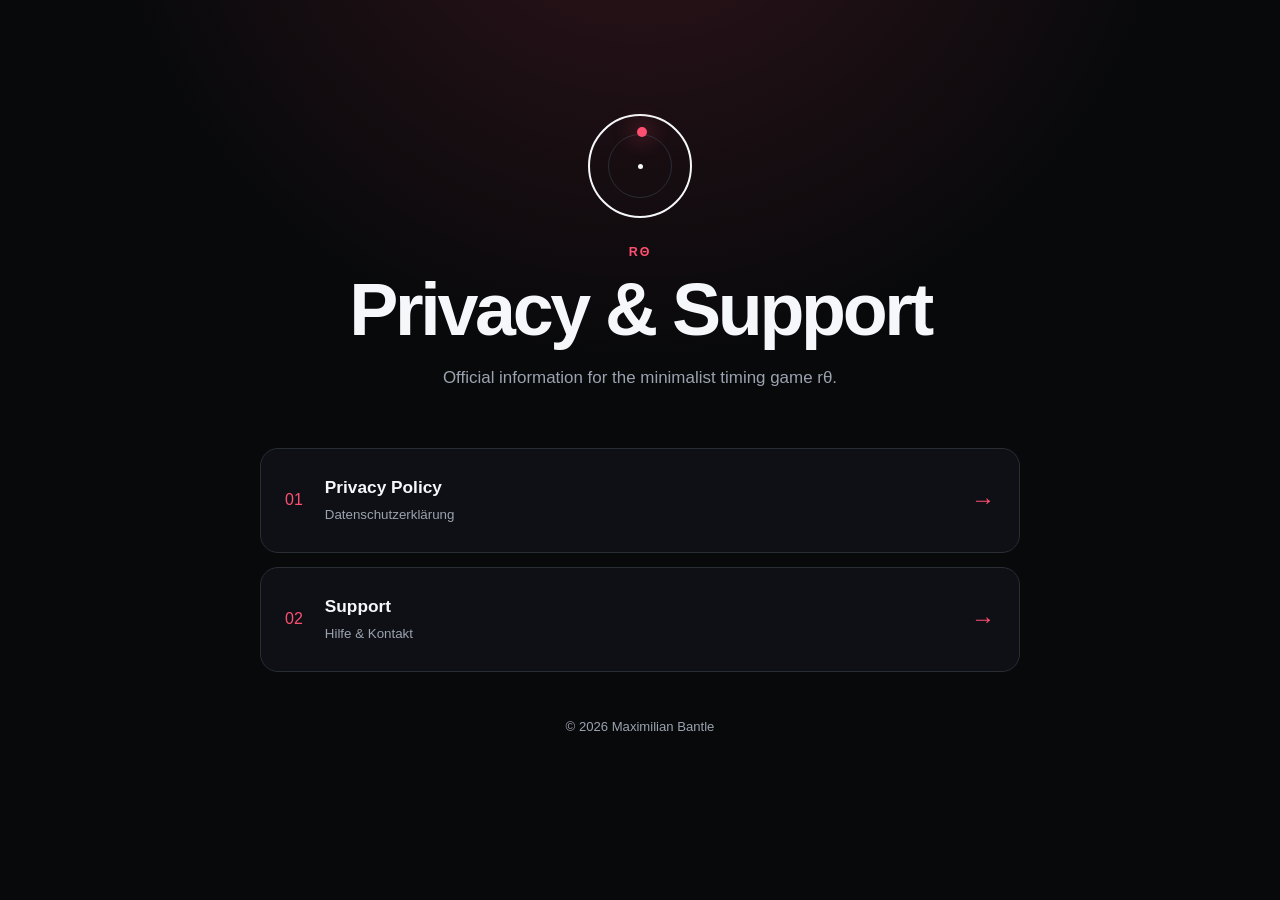
<file: index.html>
<!doctype html>
<html lang="en">
<head>
  <meta charset="utf-8">
  <meta name="viewport" content="width=device-width, initial-scale=1">
  <meta name="description" content="Official privacy and support information for rθ.">
  <title>rθ — Privacy & Support</title>
  <link rel="stylesheet" href="assets/styles.css">
</head>
<body>
  <main class="shell">
    <header class="hero">
      <div class="mark" aria-hidden="true"><span></span></div>
      <p class="eyebrow">rθ</p>
      <h1>Privacy &amp; Support</h1>
      <p class="intro">Official information for the minimalist timing game rθ.</p>
    </header>

    <nav class="cards" aria-label="Information pages">
      <a class="card" href="privacy/">
        <span class="card-index">01</span>
        <span>
          <strong>Privacy Policy</strong>
          <small>Datenschutzerklärung</small>
        </span>
        <span class="arrow" aria-hidden="true">→</span>
      </a>
      <a class="card" href="support/">
        <span class="card-index">02</span>
        <span>
          <strong>Support</strong>
          <small>Hilfe &amp; Kontakt</small>
        </span>
        <span class="arrow" aria-hidden="true">→</span>
      </a>
    </nav>

    <footer>© 2026 Maximilian Bantle</footer>
  </main>
</body>
</html>
</file>
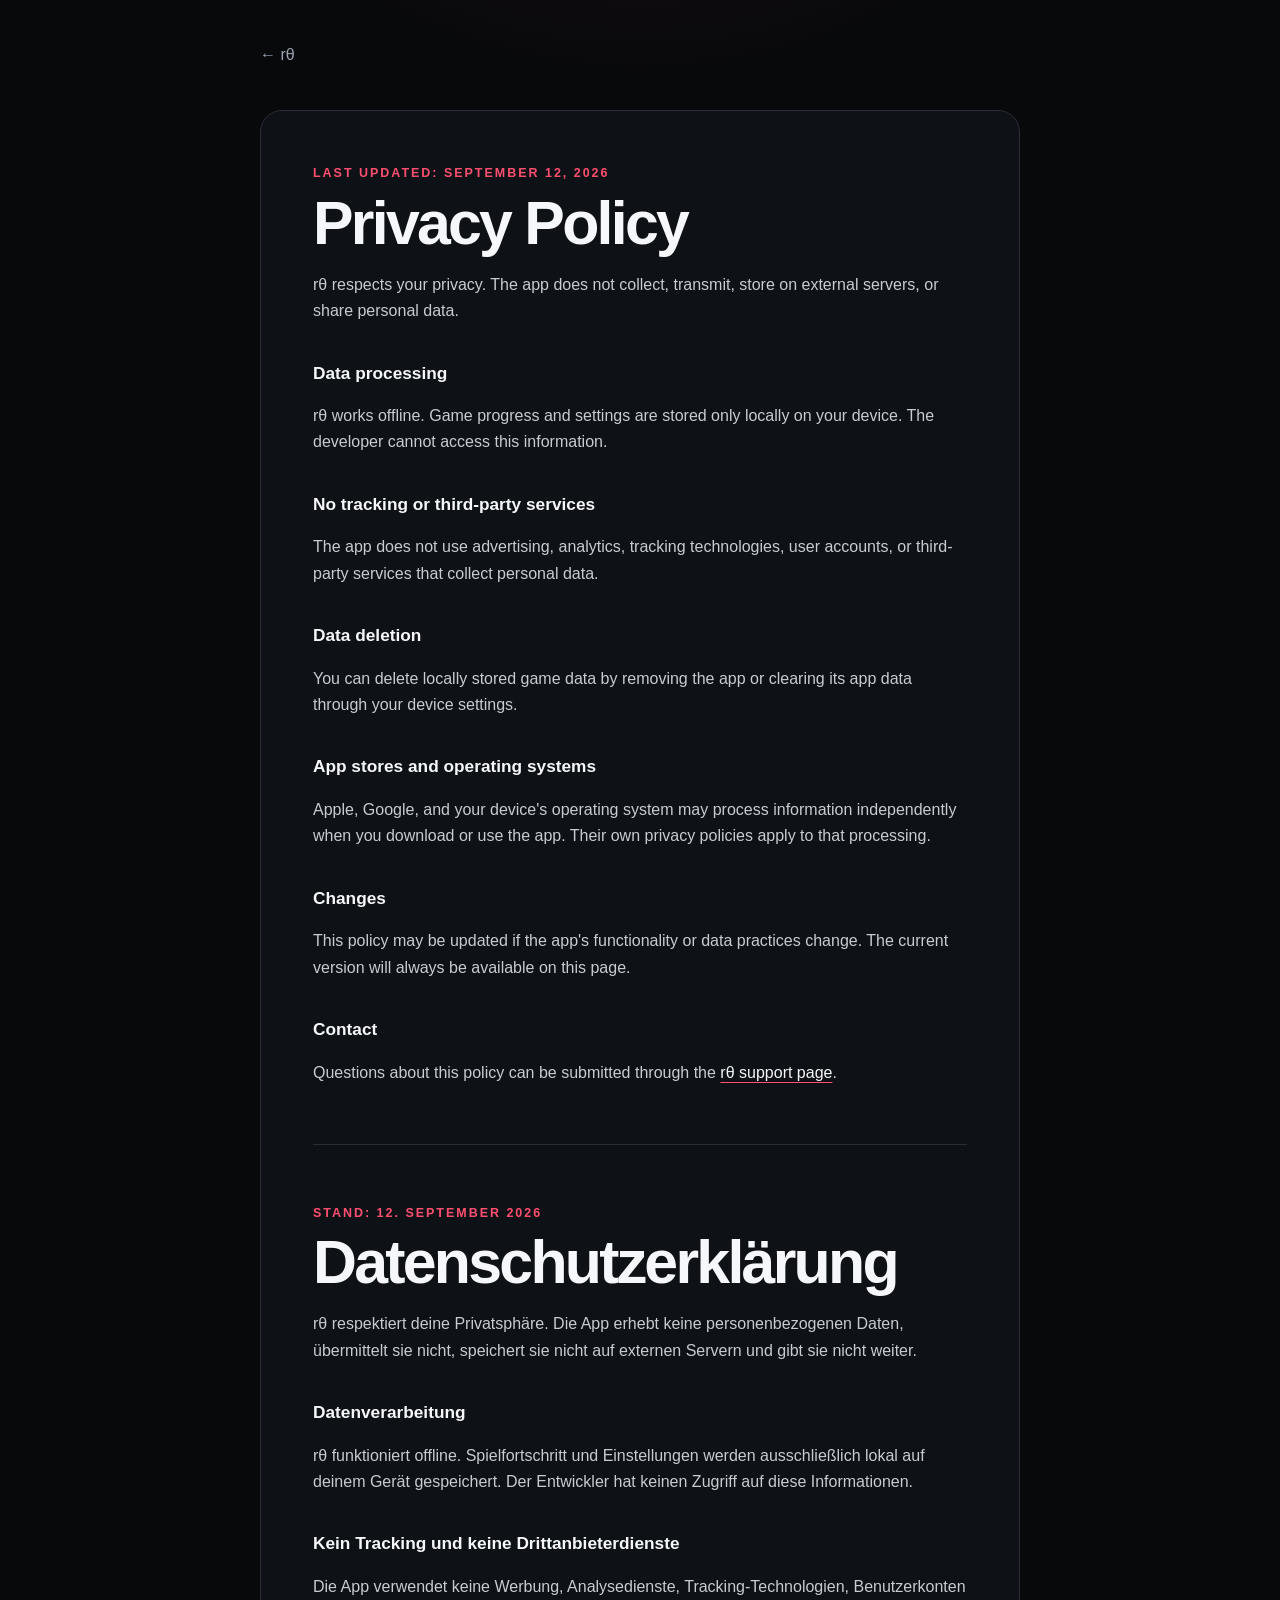
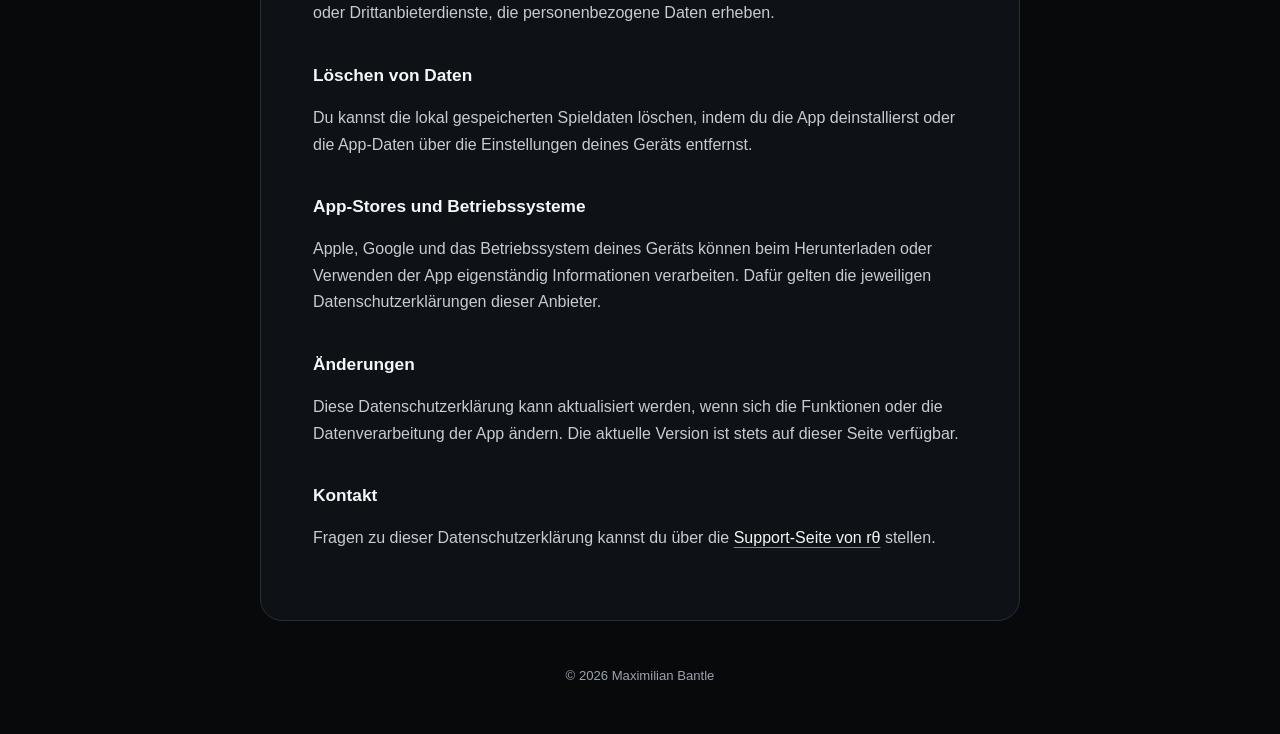
<file: privacy/index.html>
<!doctype html>
<html lang="en">
<head>
  <meta charset="utf-8">
  <meta name="viewport" content="width=device-width, initial-scale=1">
  <meta name="description" content="Privacy Policy for the mobile game rθ.">
  <title>Privacy Policy — rθ</title>
  <link rel="stylesheet" href="../assets/styles.css">
</head>
<body>
  <main class="shell document">
    <a class="back" href="../">← rθ</a>
    <article>
      <p class="eyebrow">Last updated: September 12, 2026</p>
      <h1>Privacy Policy</h1>

      <p>rθ respects your privacy. The app does not collect, transmit, store on external servers, or share personal data.</p>

      <h2>Data processing</h2>
      <p>rθ works offline. Game progress and settings are stored only locally on your device. The developer cannot access this information.</p>

      <h2>No tracking or third-party services</h2>
      <p>The app does not use advertising, analytics, tracking technologies, user accounts, or third-party services that collect personal data.</p>

      <h2>Data deletion</h2>
      <p>You can delete locally stored game data by removing the app or clearing its app data through your device settings.</p>

      <h2>App stores and operating systems</h2>
      <p>Apple, Google, and your device's operating system may process information independently when you download or use the app. Their own privacy policies apply to that processing.</p>

      <h2>Changes</h2>
      <p>This policy may be updated if the app's functionality or data practices change. The current version will always be available on this page.</p>

      <h2>Contact</h2>
      <p>Questions about this policy can be submitted through the <a href="../support/">rθ support page</a>.</p>

      <hr>

      <p class="eyebrow">Stand: 12. September 2026</p>
      <h1>Datenschutzerklärung</h1>

      <p>rθ respektiert deine Privatsphäre. Die App erhebt keine personenbezogenen Daten, übermittelt sie nicht, speichert sie nicht auf externen Servern und gibt sie nicht weiter.</p>

      <h2>Datenverarbeitung</h2>
      <p>rθ funktioniert offline. Spielfortschritt und Einstellungen werden ausschließlich lokal auf deinem Gerät gespeichert. Der Entwickler hat keinen Zugriff auf diese Informationen.</p>

      <h2>Kein Tracking und keine Drittanbieterdienste</h2>
      <p>Die App verwendet keine Werbung, Analysedienste, Tracking-Technologien, Benutzerkonten oder Drittanbieterdienste, die personenbezogene Daten erheben.</p>

      <h2>Löschen von Daten</h2>
      <p>Du kannst die lokal gespeicherten Spieldaten löschen, indem du die App deinstallierst oder die App-Daten über die Einstellungen deines Geräts entfernst.</p>

      <h2>App-Stores und Betriebssysteme</h2>
      <p>Apple, Google und das Betriebssystem deines Geräts können beim Herunterladen oder Verwenden der App eigenständig Informationen verarbeiten. Dafür gelten die jeweiligen Datenschutzerklärungen dieser Anbieter.</p>

      <h2>Änderungen</h2>
      <p>Diese Datenschutzerklärung kann aktualisiert werden, wenn sich die Funktionen oder die Datenverarbeitung der App ändern. Die aktuelle Version ist stets auf dieser Seite verfügbar.</p>

      <h2>Kontakt</h2>
      <p>Fragen zu dieser Datenschutzerklärung kannst du über die <a href="../support/">Support-Seite von rθ</a> stellen.</p>
    </article>
    <footer>© 2026 Maximilian Bantle</footer>
  </main>
</body>
</html>
</file>
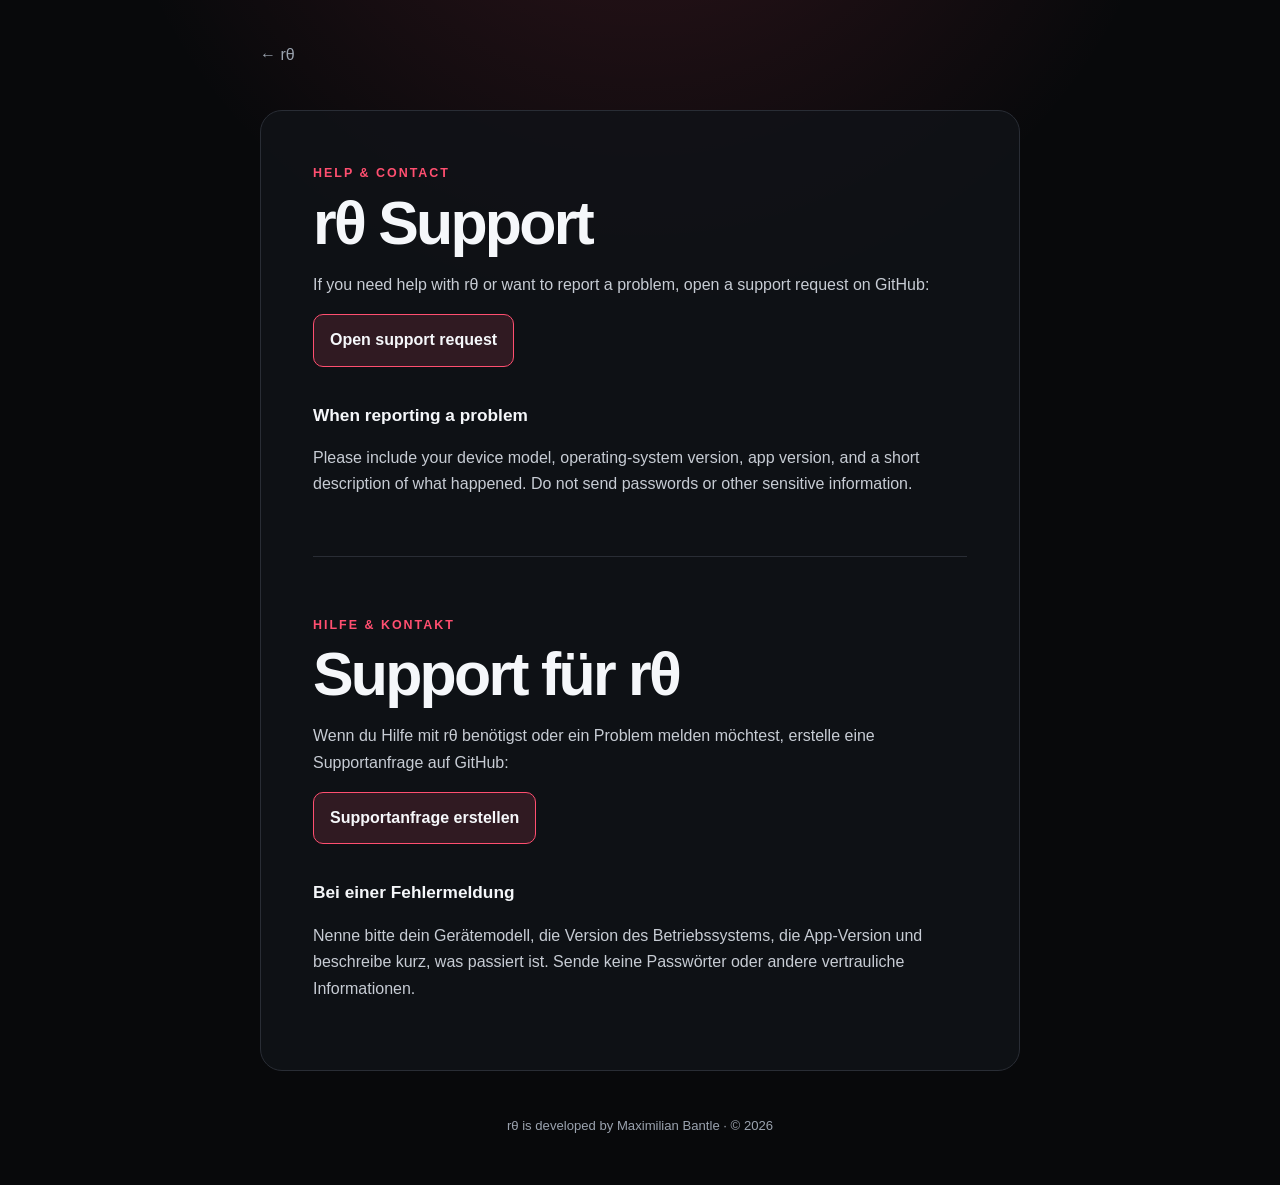
<file: support/index.html>
<!doctype html>
<html lang="en">
<head>
  <meta charset="utf-8">
  <meta name="viewport" content="width=device-width, initial-scale=1">
  <meta name="description" content="Support and contact information for the mobile game rθ.">
  <title>Support — rθ</title>
  <link rel="stylesheet" href="../assets/styles.css">
</head>
<body>
  <main class="shell document">
    <a class="back" href="../">← rθ</a>
    <article>
      <p class="eyebrow">Help &amp; Contact</p>
      <h1>rθ Support</h1>
      <p>If you need help with rθ or want to report a problem, open a support request on GitHub:</p>
      <p><a class="contact" href="https://github.com/maxbaa/r0-support/issues/new">Open support request</a></p>

      <h2>When reporting a problem</h2>
      <p>Please include your device model, operating-system version, app version, and a short description of what happened. Do not send passwords or other sensitive information.</p>

      <hr>

      <p class="eyebrow">Hilfe &amp; Kontakt</p>
      <h1>Support für rθ</h1>
      <p>Wenn du Hilfe mit rθ benötigst oder ein Problem melden möchtest, erstelle eine Supportanfrage auf GitHub:</p>
      <p><a class="contact" href="https://github.com/maxbaa/r0-support/issues/new">Supportanfrage erstellen</a></p>

      <h2>Bei einer Fehlermeldung</h2>
      <p>Nenne bitte dein Gerätemodell, die Version des Betriebssystems, die App-Version und beschreibe kurz, was passiert ist. Sende keine Passwörter oder andere vertrauliche Informationen.</p>
    </article>
    <footer>rθ is developed by Maximilian Bantle · © 2026</footer>
  </main>
</body>
</html>
</file>
<file: assets/styles.css>
:root {
  color-scheme: dark;
  --bg: #08090b;
  --panel: #111318;
  --line: #292d35;
  --text: #f5f7fa;
  --muted: #9ba3af;
  --accent: #ff4f70;
  --accent-soft: rgba(255, 79, 112, .14);
}

* { box-sizing: border-box; }

html { min-height: 100%; }

body {
  min-height: 100vh;
  margin: 0;
  background:
    radial-gradient(circle at 50% -20%, rgba(255, 79, 112, .17), transparent 34rem),
    var(--bg);
  color: var(--text);
  font-family: Inter, ui-sans-serif, -apple-system, BlinkMacSystemFont, "Segoe UI", sans-serif;
  line-height: 1.65;
}

a { color: inherit; }

.shell {
  width: min(760px, calc(100% - 40px));
  margin: 0 auto;
  padding: 72px 0 36px;
}

.hero {
  text-align: center;
  padding: 42px 0 56px;
}

.mark {
  position: relative;
  width: 104px;
  height: 104px;
  margin: 0 auto 24px;
  border: 2px solid var(--text);
  border-radius: 50%;
}

.mark::before,
.mark::after,
.mark span {
  content: "";
  position: absolute;
  border-radius: 50%;
}

.mark::before {
  inset: 18px;
  border: 1px solid var(--line);
}

.mark::after {
  width: 10px;
  height: 10px;
  top: 11px;
  left: 47px;
  background: var(--accent);
  box-shadow: 0 0 22px var(--accent);
}

.mark span {
  width: 5px;
  height: 5px;
  inset: 48px;
  background: var(--text);
}

.eyebrow {
  margin: 0 0 8px;
  color: var(--accent);
  font-size: .78rem;
  font-weight: 700;
  letter-spacing: .16em;
  text-transform: uppercase;
}

h1 {
  margin: 0 0 16px;
  font-size: clamp(2.2rem, 8vw, 4.6rem);
  line-height: 1.05;
  letter-spacing: -.045em;
}

.intro {
  max-width: 480px;
  margin: 0 auto;
  color: var(--muted);
  font-size: 1.06rem;
}

.cards {
  display: grid;
  gap: 14px;
}

.card {
  display: grid;
  grid-template-columns: auto 1fr auto;
  align-items: center;
  gap: 22px;
  padding: 24px;
  border: 1px solid var(--line);
  border-radius: 18px;
  background: rgba(17, 19, 24, .76);
  text-decoration: none;
  transition: border-color .18s ease, transform .18s ease, background .18s ease;
}

.card:hover,
.card:focus-visible {
  border-color: var(--accent);
  background: var(--accent-soft);
  transform: translateY(-2px);
}

.card-index,
.arrow { color: var(--accent); }
.card strong { display: block; font-size: 1.08rem; }
.card small { color: var(--muted); }
.arrow { font-size: 1.5rem; }

.document { padding-top: 42px; }

.back {
  display: inline-block;
  margin-bottom: 42px;
  color: var(--muted);
  text-decoration: none;
}

.back:hover { color: var(--text); }

article {
  padding: clamp(26px, 6vw, 52px);
  border: 1px solid var(--line);
  border-radius: 22px;
  background: rgba(17, 19, 24, .82);
}

article h1 { font-size: clamp(2.15rem, 7vw, 3.8rem); }

article h2 {
  margin: 34px 0 8px;
  font-size: 1.08rem;
}

article p { color: #c7ccd4; }

article a {
  color: var(--text);
  text-decoration-color: var(--accent);
  text-underline-offset: 4px;
}

.contact {
  display: inline-block;
  padding: 12px 16px;
  border: 1px solid var(--accent);
  border-radius: 10px;
  background: var(--accent-soft);
  font-weight: 700;
  text-decoration: none;
  overflow-wrap: anywhere;
}

hr {
  margin: 58px 0;
  border: 0;
  border-top: 1px solid var(--line);
}

footer {
  padding: 44px 0 12px;
  color: var(--muted);
  font-size: .82rem;
  text-align: center;
}

@media (max-width: 520px) {
  .shell { width: min(100% - 24px, 760px); padding-top: 36px; }
  .hero { padding-top: 24px; }
  .card { gap: 14px; padding: 20px 18px; }
  article { border-radius: 16px; }
}

@media (prefers-reduced-motion: reduce) {
  * { scroll-behavior: auto !important; transition: none !important; }
}
</file>
